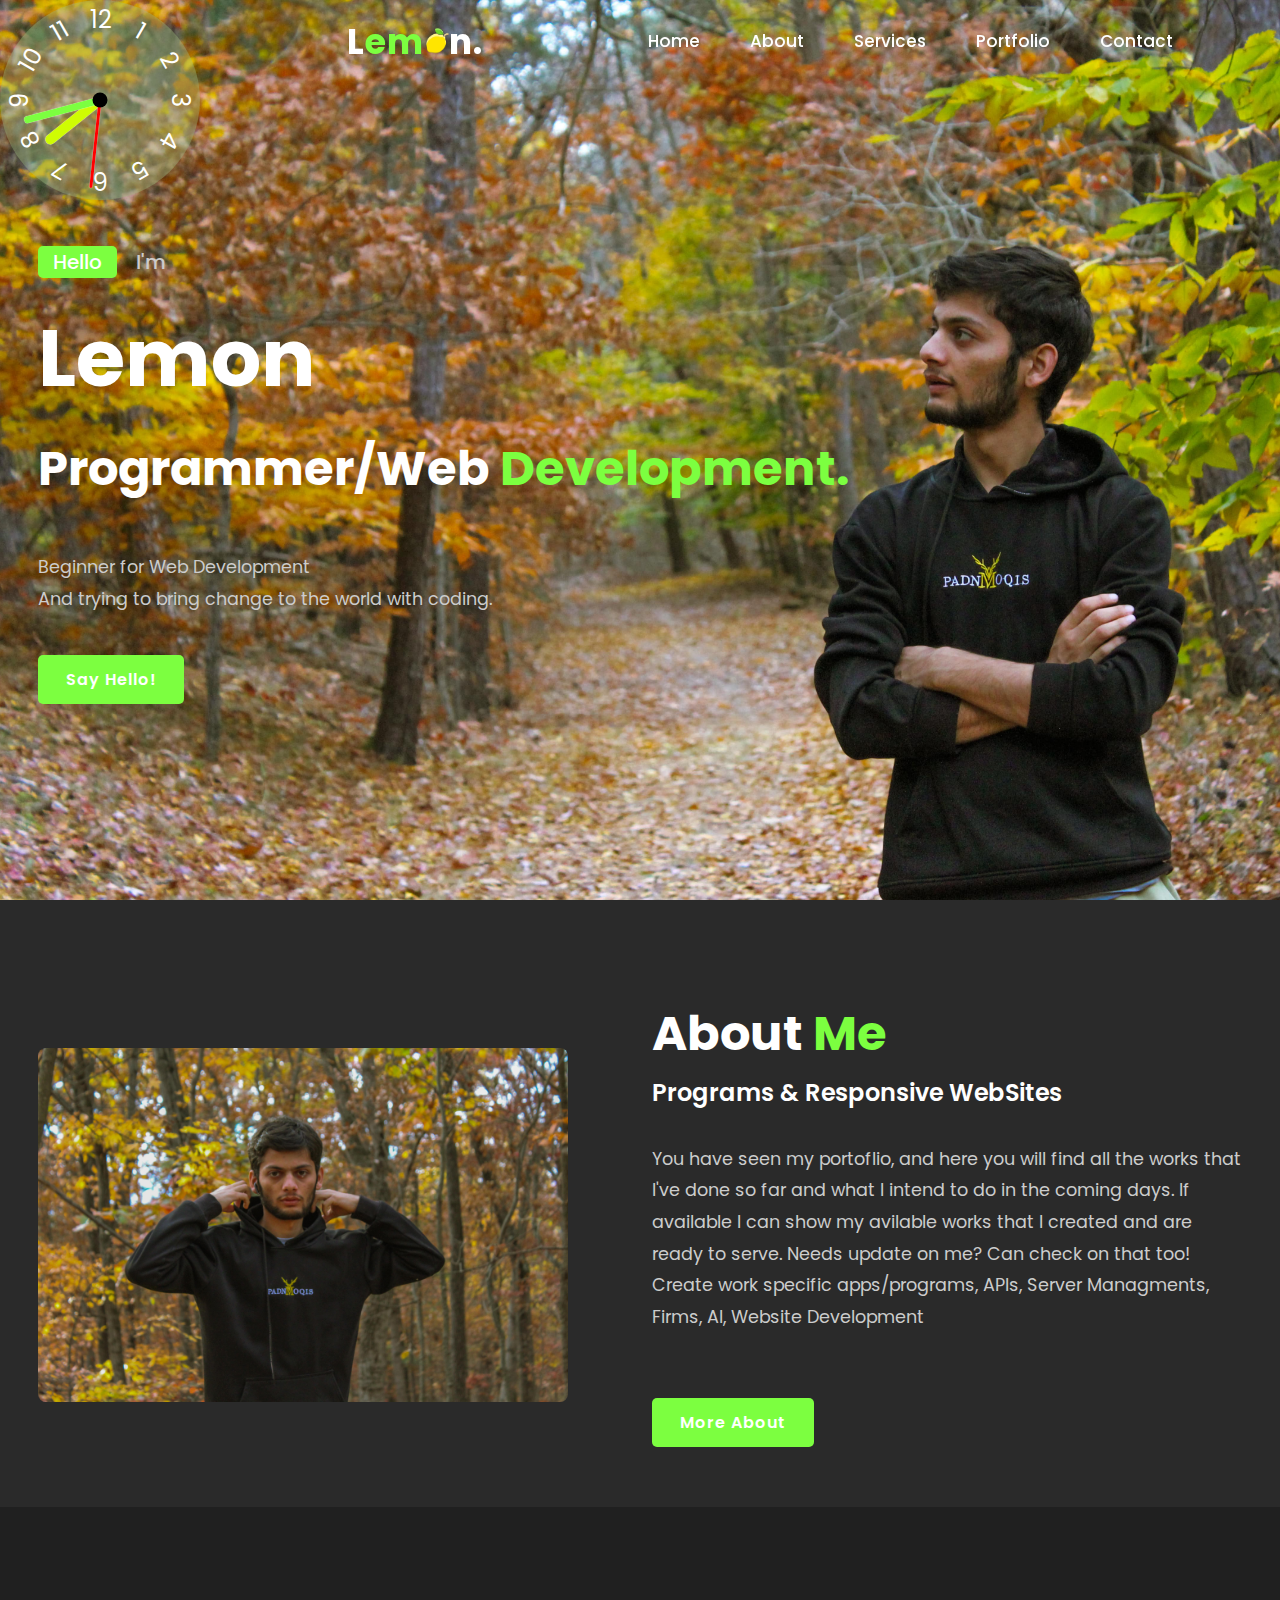
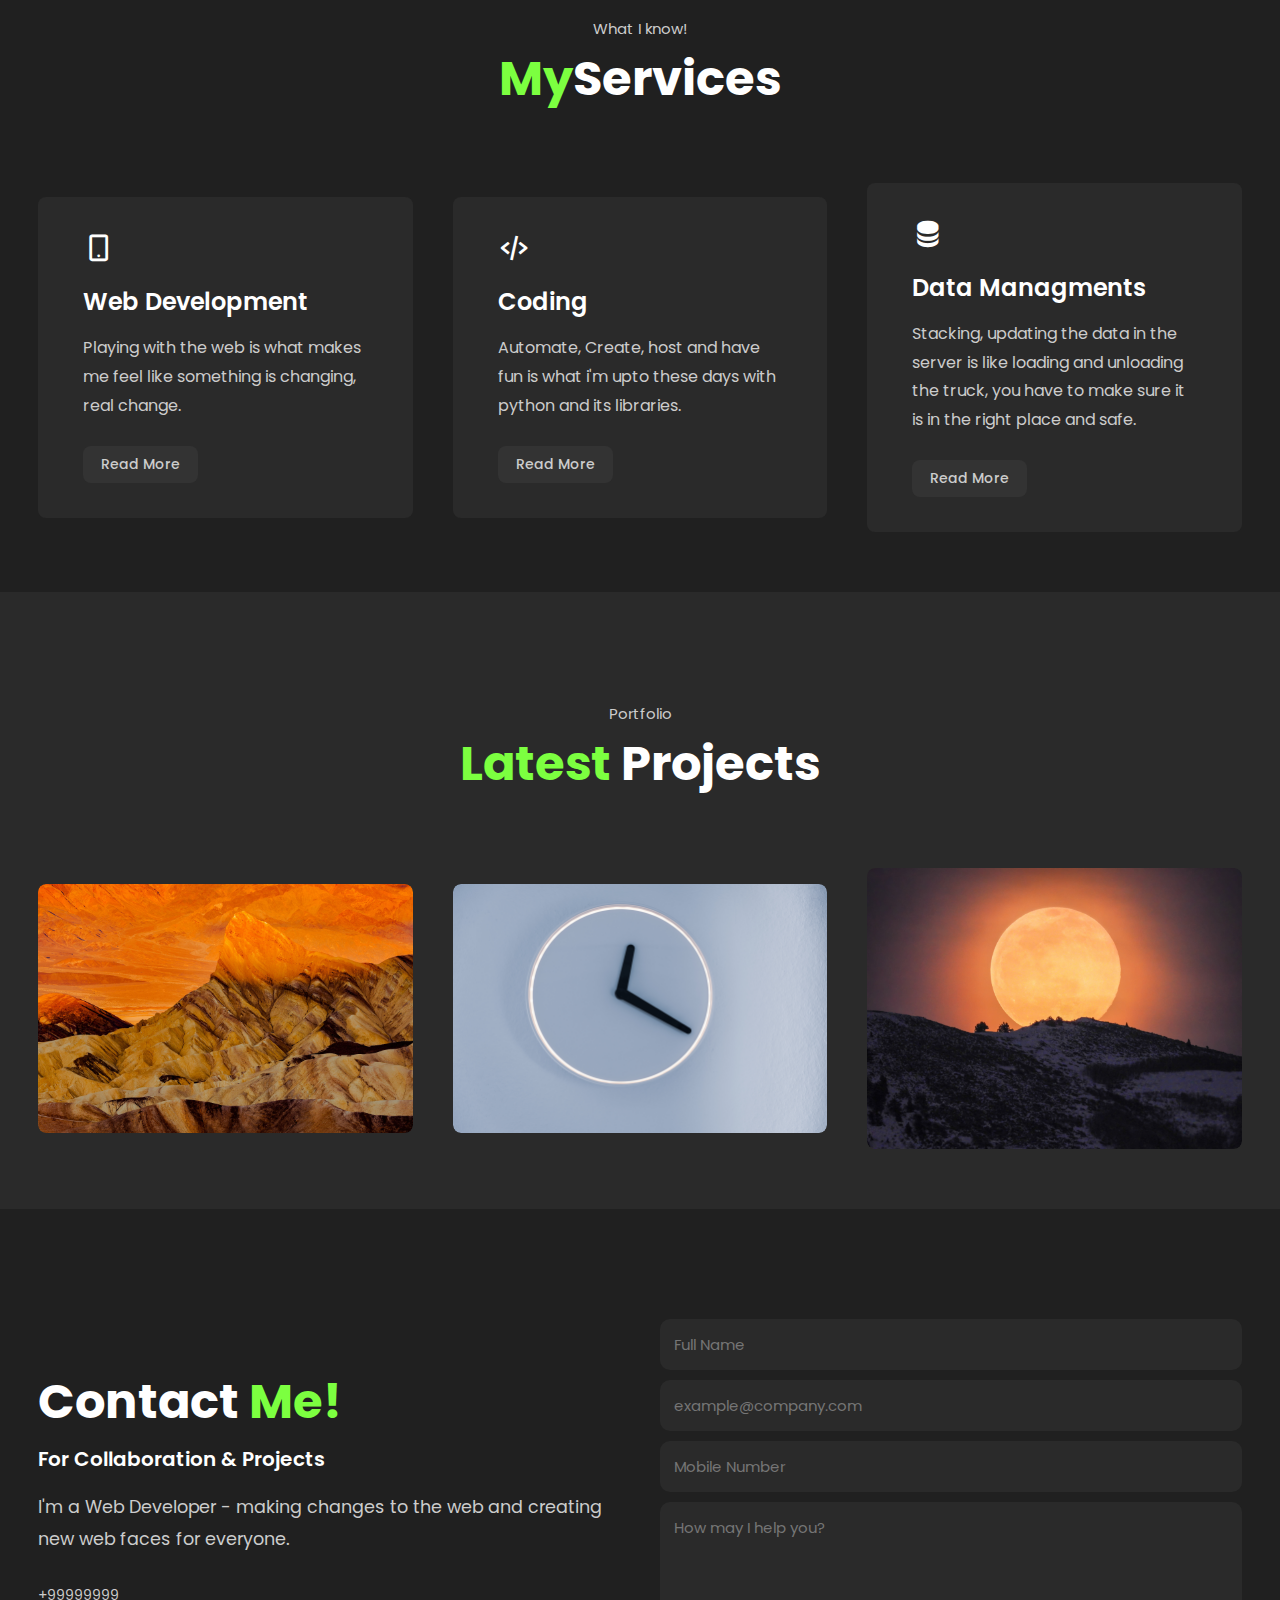
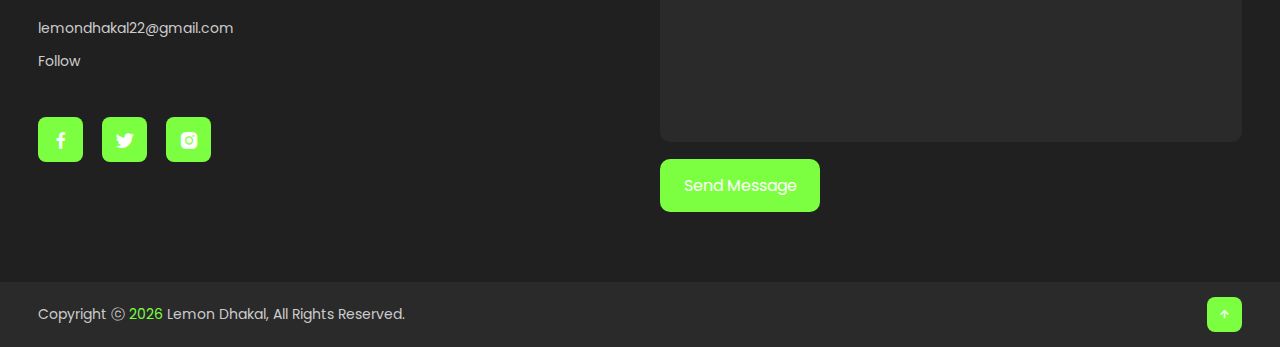
<file: index.html>
<!DOCTYPE html>
<html lang="en">
  <head>
    <meta charset="UTF-8" />
    <meta http-equiv="X-UA-Compatible" content="IE=edge" />
    <meta name="viewport" content="width=device-width, initial-scale=1.0" />

    <title>Lemon |Portfolio</title>
    <link rel="stylesheet" href="style.css" />
    <link
      rel="stylesheet"
      href="https://unpkg.com/boxicons@latest/css/boxicons.min.css"
    />
    <link rel="shortcut icon" href="/images/favicon.png" type="image/x-icon" />
  </head>
  <body>
    <!-- header section design -->
    <header>
      <div class="watch-container" id="watch-container">
        <h1 class="clock-hand hour " id="hour">h</h1>
        <h2 class="clock-hand minute " id="minute">M</h2>
        <h3 class="clock-hand second " id="second">S</h3>
      </div>
      <a href="#" class="logo">
        L<span>em</span
        ><img
          src="images/logo.png"
          style="width: 25px; padding-left: 2.5px; padding-top: 2.5px"
        />n.</a
      >
      <nav>
      <ul class="navlist">
        <li>
          <a href="#Home" >Home</a>
        </li>
        <li>
          <a href="#About">About</a>
        </li>
        <li>
          <a href="#Services">Services</a>
        </li>
        <li>
          <a href="#Portfolio">Portfolio</a>
        </li>
        <li>
          <a href="#contact">Contact</a>
        </li>
      
        <li>
          <a href="#"></a>
        </li>

      </ul>
    </nav>

      <div class="bx bx-menu" id="menu-icon"></div>
    </header>
    <ul>
      <div class="clock">
        <div class="hand hour" data-hour-hand></div>
        <div class="hand minute" data-minute-hand></div>
        <div class="hand second" data-second-hand></div>
  
        <div class="number number1">1</div>
        <div class="number number2">2</div>
        <div class="number number3">3</div>
        <div class="number number4">4</div>
        <div class="number number5">5</div>
        <div class="number number6">6</div>
        <div class="number number7">7</div>
        <div class="number number8">8</div>
        <div class="number number9">9</div>
        <div class="number number10">10</div>
        <div class="number number11">11</div>
        <div class="number number12">12</div>
      </div>
    </li>
    </ul>
    <li>

    <!-- home section design -->
    <section class="home" id="Home">
      <div class="home-text">
        <div class="slide">
          <span class="one">Hello</span>
          <span class="two">I'm</span>
        </div>
        <h1>Lemon</h1>
        <h3>Programmer/Web <span>Development.</span></h3>
        <p>
          Beginner for Web Development <br />
          And trying to bring change to the world with coding.
        </p>
        <div class="button">
          <a href="#contact" class="btn"> Say Hello!</a>
        </div>
      </div>
    </section>

    <!-- About section design -->
    <section class="about" id="About">
      <div class="about-img">
        <img src="images/background1.jpg" alt="" />
      </div>

      <div class="about-text">
        <h2>About <span>Me</span></h2>
        <h4>Programs & Responsive WebSites</h4>

        <p>
          You have seen my portoflio, and here you will find all the works that
          I've done so far and what I intend to do in the coming days. If
          available I can show my avilable works that I created and are ready to
          serve. Needs update on me? Can check on that too! Create work specific
          apps/programs, APIs, Server Managments, Firms, AI, Website Development
        </p>
        <a href="#" class="btn">More About</a>
      </div>
    </section>

    <!-- Service Section design -->

    <section class="services" id="Services">
      <div class="main-text">
        <p>What I know!</p>
        <h2><span>My</span>Services</h2>
      </div>

      <div class="services-content">
        <div class="box">
          <div class="s-icons">
            <i class="bx bx-mobile-alt"></i>
          </div>
          <h3>Web Development</h3>
          <p>
            Playing with the web is what makes me feel like something is
            changing, real change.
          </p>
          <a href="#" class="read">Read More</a>
        </div>

        <div class="box">
          <div class="s-icons">
            <i class="bx bx-code-alt"></i>
          </div>
          <h3>Coding</h3>
          <p>
            Automate, Create, host and have fun is what i'm upto these days with
            python and its libraries.
          </p>
          <a href="#" class="read">Read More</a>
        </div>

        <div class="box">
          <div class="s-icons">
            <i class="bx bxs-data"></i>
          </div>
          <h3>Data Managments</h3>
          <p>
            Stacking, updating the data in the server is like loading and
            unloading the truck, you have to make sure it is in the right place
            and safe.
          </p>
          <a href="#" class="read">Read More</a>
        </div>
      </div>
    </section>

    <!-- portfolio section design -->
    <section class="portfolio" id="Portfolio">
      <div class="main-text">
        <p>Portfolio</p>
        <h2><span>Latest</span> Projects</h2>
      </div>
      <div class="portfolio-content">
        <div class="row">
          <img src="images/redish.jpg" />

          <div class="layer">
            <h5>Instrumental-Play</h5>
            <p>Play your bass using the given instruments</p>
            <a href="#"><i class="bx bx-link-external"></i></a>
          </div>
        </div>

        <div class="row">
          <img src="images/clock.jpg" />

          <div class="layer">
            <h5>Analog Clock</h5>
            <p>Simple clock using css and javascript</p>
            <a href="#"><i class="bx bx-link-external"></i></a>
          </div>
        </div>

        <div class="row">
          <img src="images/sun-set.jpg" />

          <div class="layer">
            <h5>Games</h5>
            <p>Web base game to have relaxing time for a bit!</p>
            <a href="./analogWatch/index.html"
              ><i class="bx bx-link-external"></i
            ></a>
          </div>
        </div>
      </div>
    </section>

    <!-- Contact section design -->
    <section class="contact" id="contact">
      <div class="contact-text">
        <h2>Contact <span>Me!</span></h2>
        <h4>For Collaboration & Projects</h4>
        <p>
          I'm a Web Developer - making changes to the web and creating new web
          faces for everyone.
        </p>
        <div class="list">
          <li><a href="#">+99999999</a></li>
          <li>
            <a href="mailto:lemondhakal22@gmail.com">lemondhakal22@gmail.com</a>
          </li>
          <li><a href="https://www.instagram.com/lemon_dhakal/">Follow</a></li>
        </div>

        <div class="contact-icons">
          <a href="https://www.facebook.com/lmndkl" target="_blank"
            ><i class="bxl-facebook bx"></i
          ></a>
          <a href="https://twitter.com/Lemon_dhakal" target="_blank"
            ><i class="bxl-twitter bx"></i
          ></a>
          <a href="https://www.instagram.com/lemon_dhakal/" target="_blank"
            ><i class="bxl-instagram-alt bx"></i></a>
        </div>
      </div>
      <div class="contact-form">
        <form action="/python/python.py" id="contact-form" method="POST">
          <input type="name" name="name" placeholder="Full Name" required />
          <input
            type="email"
            name="email"
            placeholder="example@company.com"
            required
          />
          <input type="number" name="Mobile" placeholder="Mobile Number" />
          <textarea
            name="message"
            id=""
            cols="35"
            rows="10"
            placeholder="How may I help you?"
            required
          ></textarea>
          <input type="submit" value="Send Message" class="submit" required />
        </form>
      </div>
    </section>
    <section class="end">
      <div class="last-text">
        <p>Copyright ⓒ <span id="currentYear"></span> Lemon Dhakal, All Rights Reserved.</p>      </div>
      <div class="top">
        <a href="#Home"><i class="bx-up-arrow-alt bx"></i></a>
      </div>
    </section>

    <script type="text/javascript" src="script.js"></script>
  </body>
</html>
</file>
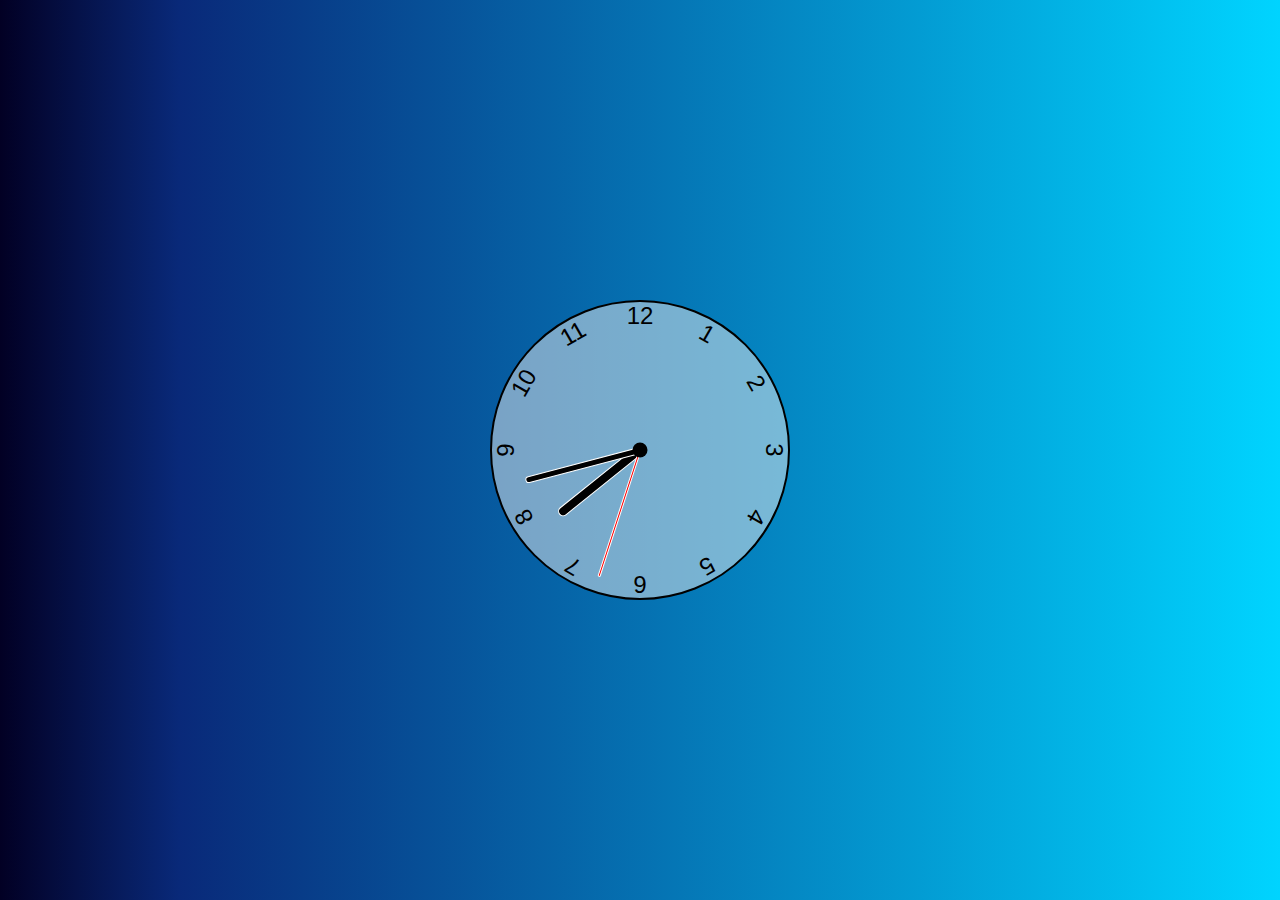
<file: analogWatch/index.html>
<html lang="en">
  <head>
    <meta charset="UTF-8" />
    <meta name="viewport" content="width=device-width, initial-scale=1.0" />
    <link rel="stylesheet" href="style.css" />
    <script defer src="script.js"></script>
    <title>Clock</title>
  </head>
  <body>
    <div class="clock">
      <div class="hand hour" data-hour-hand></div>
      <div class="hand minute" data-minute-hand></div>
      <div class="hand second" data-second-hand></div>

      <div class="number number1">1</div>
      <div class="number number2">2</div>
      <div class="number number3">3</div>
      <div class="number number4">4</div>
      <div class="number number5">5</div>
      <div class="number number6">6</div>
      <div class="number number7">7</div>
      <div class="number number8">8</div>
      <div class="number number9">9</div>
      <div class="number number10">10</div>
      <div class="number number11">11</div>
      <div class="number number12">12</div>
    </div>
  </body>
</html>
</file>
<file: style.css>
@import url("https://fonts.googleapis.com/css2?family=Montserrat:wght@300;400;500;600&family=Poppins:wght@300;400;500;600;700;800;900&display=swap");
* {
  padding: 0;
  margin: 0;
  box-sizing: border-box;
  font-family: "Poppins", sans-serif;
  text-decoration: none;
  list-style: none;
  scroll-behavior: smooth;
}
:root {
  --bg-color: #2a2a2a;
  --second-bg-color: #202020;
  --text-color: #fff;
  --second-color: #ccc;
  --main-color: #7cff40;
  --nav-color: #cffc03;
  --big-font: 5rem;
  --h2-font: 3rem;
  --p-font: 1.1rem;
}
body {
  background-color: var(--bg-color);
  color: var(--text-color);
}

header {
  position: fixed;
  width: 100%;
  top: 0;
  right: 0;
  z-index: 1000; /*needs to search*/
  display: flex;
  align-items: center;
  justify-content: space-between;
  background-color: transparent;
  padding: 22px 15%;
  border-bottom: 1px solid transparent;
}

.logo {
  color: var(--text-color);
  font-size: 35px;
  font-weight: 700;
  letter-spacing: 1px;
}
span {
  color: var(--main-color); /* lemona accent can be used*/
}

.navlist {
  display: flex;
}

.navlist a {
  color: var(--text-color);
  font-size: 17px;
  font-weight: 500;
  margin: 0 25px;
  transition: all 0.45s ease; /* can use the hover from yt shorts*/
}

.navlist a:hover {
  color: var(--nav-color);
}
.navlist a.active {
  color: var(--nav-color);
}
#menu-icon {
  font-size: 3rem;
  color: var(--text-color);
  z-index: 1001;
  cursor: pointer;
  margin-left: 25px;
  display: none;
}

section {
  padding: 160px 15% 120px;
}

.home {
  position: relative;
  height: 100vh;
  width: 100%;
  background-image: url(images/background.jpg);
  background-size: cover;
  background-position: center;
  display: flex;
  align-items: center;
  justify-content: flex-start;
}
.slide {
  margin-bottom: 20px;
}
.one {
  display: inline-block;
  margin-right: 15px;
  height: 32px;
  padding: 0 15px;
  line-height: 32px;
  font-size: 20px;
  font-weight: 500;
  border-radius: 5px;
  color: var(--text-color);
  background-color: var(--main-color);
}
.two {
  display: inline-block;
  color: var(--second-color);
  font-size: 20px;
  font-weight: 500;
}
.home-text h1 {
  font-size: var(--big-font);
  font-weight: 700;
  color: var(--text-color);
  list-style: 1.1;
  margin: 0 0 8px;
}
.home-text h3 {
  color: var(--text-color);
  margin: 0 0 35px;
  font-size: 3rem;
  font-weight: 700;
  line-height: 1.8;
  margin-bottom: 40px;
}
.home-text p {
  color: var(--second-color);
  font-size: var(--p-font);
  line-height: 1.8;
  margin-bottom: 40px;
}
.button {
  display: inline-flex;
  align-items: center;
  justify-content: center;
}

.btn {
  display: inline-block;
  padding: 12px 28px;
  background-color: var(--main-color);
  border-radius: 5px;
  color: var(--text-color);
  font-size: 1rem;
  letter-spacing: 1px;
  font-weight: 600;
  transition: all 0.45s ease;
}

.btn:hover {
  transform: scale(0.9);
}

header.sticky {
  background: var(--bg-color);
  border-bottom: 1px solid #ffffff1a;
  padding: 12px 15%;
}

.about {
  display: grid;
  grid-template-columns: repeat(2, 1fr);
  align-items: center;
  gap: 1.5rem;
}
.about-img img {
  max-width: 530px;
  height: auto;
  width: 100%;
  border-radius: 8px;
}
.about-text h2 {
  font-size: var(--h2-font);
  line-height: 1;
}
.about-text h4 {
  font-weight: 600;
  font-size: 24px;
  color: var(--text-color);
  line-height: 1.7;
  margin: 15px 0 30px;
}
.about-text p {
  color: var(--second-color);
  font-size: var(--p-font);
  line-height: 1.8;
  margin-bottom: 4rem;
}

.services {
  background-color: var(--second-bg-color);
}

.main-text {
  text-align: center;
}
.main-text p {
  color: var(--second-color);
  font-size: 15px;
  margin-bottom: 15px;
}
.main-text h2 {
  font-size: var(--h2-font);
  line-height: 1;
}

.services-content {
  display: grid;
  grid-template-columns: repeat(auto-fit, minmax(250px, auto));
  align-items: center;
  gap: 2.5rem;
  margin-top: 5rem;
}
.box {
  background: var(--bg-color);
  padding: 35px 45px;
  border-radius: 8px;
  transition: all 0.45s ease;
}

.s-icons i {
  font-size: 32px;
  margin-bottom: 20px;
}
.box h3 {
  font-size: 24px;
  font-weight: 600;
  color: var(--text-color);
  margin-bottom: 15px;
}
.box p {
  color: var(--second-color);
  font-size: 1rem;
  line-height: 1.8;
  margin-bottom: 25px;
}
.read {
  display: inline-block;
  padding: 8px 18px;
  background: #333333;
  color: var(--second-color);
  font-size: 14px;
  font-weight: 500;
  border-radius: 8px;
  transition: all 0.45s ease;
}
.read hover {
  letter-spacing: 1px;
  background: #ffffff99;
  color: var(--text-color);
}
.box:hover {
  transform: translateY(-8px);
  cursor: pointer;
}

.portfolio-content {
  display: grid;
  grid-template-columns: repeat(auto-fit, minmax(350px, auto));
  align-items: center;
  gap: 2.5rem;
  margin-top: 5rem;
}

.row {
  position: relative;
  overflow: hidden;
  border-radius: 8px;
  cursor: pointer;
}

.row img {
  width: 100%;
  border-radius: 8px;
  display: block;
  transition: transform 0.5s;
}
.layer {
  width: 100%;
  height: 0;
  background: linear-gradient(rgba(0, 0, 0, 0.1), #ffbb28);
  position: absolute;
  border-radius: 8px;
  bottom: 0;
  left: 0;
  overflow: hidden;
  display: flex;
  align-items: center;
  justify-content: center;
  text-align: center;
  flex-direction: column;
  padding: 0 40px;
  transition: height 0.5s;
}
.layer h5 {
  font-size: 20px;
  font-weight: 600;
  margin-bottom: 15px;
}

.layer p {
  color: var(--second-color);
  font-size: 1rem;
  line-height: 1.8;
}

.layer i {
  color: var(--main-color);
  font-size: 20px;
  margin-top: 20px;
  background-image: var(--text-color);
  width: 60px;
  height: 60px;
  display: flex;
  border-radius: 50px;
  align-items: center;
  justify-content: center;
}
.row:hover img {
  transform: scale(1.1);
}

.row:hover .layer {
  height: 100%;
}

.contact {
  background-color: var(--second-bg-color);
  display: grid;
  grid-template-columns: repeat(2, 1fr);
  align-items: center;
  gap: 2.5rem;
}
.contact-text h4 {
  color: var(--text-color);
  margin: 18px 0;
  font-size: 20px;
  font-weight: 600;
}

.contact-text h2 {
  font-size: var(--h2-font);
  line-height: 1;
}
.contact-text p {
  color: var(--second-color);
  font-size: var(--p-font);
  line-height: 1.8;
  margin-bottom: 30px;
}

.list {
  margin-bottom: 2.8rem;
}

.list li {
  margin-bottom: 12px;
}
.list li a {
  display: block;
  color: var(--second-color);
  font-size: 14px;
  transition: all 0.45s ease;
}
.list li a:hover {
  color: var(--text-color);
  transform: scale(5px);
}

.contact-icons i {
  height: 45px;
  width: 45px;
  background-color: var(--main-color);
  color: var(--text-color);
  display: inline-flex;
  justify-content: center;
  align-items: center;
  font-size: 22px;
  border-radius: 8px;
  margin-right: 15px;
  transition: all 0.45s ease;
}
.contact-icons i:hover {
  background: var(--text-color);
  color: var(--main-color);
}
.contact-form form {
  position: relative;
}
.contact-form form input,
form textarea {
  width: 100%;
  padding: 14px;
  background: var(--bg-color);
  color: var(--text-color);
  border: none;
  outline: none;
  font-size: 15px;
  border-radius: 10px;
  margin-bottom: 10px;
}
.contact-form textarea {
  resize: none;
  height: 240px;
}
.contact-form .submit {
  display: inline-block;
  background: var(--main-color);
  font-size: 16px;
  color: var(--text-color);
  transition: all 0.45s ease;
  width: 160px;
}
.contact-form .submit:hover {
  transform: scale(1.1);
  cursor: pointer;
}
.end {
  padding: 20px 15%;
  display: flex;
  flex-wrap: wrap;
  align-items: center;
  justify-content: space-between;
  gap: 2rem;
  background: var(--bg-color);
}
.last-text p {
  color: var(--second-color);
  font-size: 14px;
}
.top i {
  padding: 10px;
  border-radius: 8px;
  font-size: 15px;
  color: var(--text-color);
  background-color: var(--main-color);
}

@media (max-width: 1600px) {
  header {
    padding: 12px 2.5%;
    transition: 0.1s;
  }
  header.sticky {
    padding: 10px 2.5%;
    transition: 0.1s;
  }
  section {
    padding: 110px 3% 60px;
  }
  .end {
    padding: 15px 3%;
  }
}

@media (max-width: 1100px) {
  :root {
    --big-font: 4rem;
    --h2-font: 2.5rem;
    --p-font: 1rem;
    transition: 0.1s;
  }
  .home-text h3 {
    font-size: 2.5rem;
  }
  .home {
    height: 87vh;
  }
}
@media (max-width: 920px) {
  .about {
    grid-template-columns: 1fr;
  }
  .about-img {
    text-align: center;
    order: 2;
  }
  .about-img img {
    width: 100%;
    height: auto;
    max-width: 100%;
  }
  .contact {
    grid-template-columns: 1fr;
  }
}
@media (max-width: 920px) {
  #menu-icon {
    display: block;
  }
  .navlist {
    position: absolute;
    top: -1000px;
    right: 0;
    left: 0;
    display: flex;
    flex-direction: column;
    background-color: var(--bg-color);
    text-align: left;
    transition: all 0.45s ease;
  }
  .navlist a {
    display: block;
    margin: 17px;
    font-size: 20px;
    transition: all 0.45s ease;
    color: var(--text-color);
  }
  .navlist a:hover {
    color: var(--nav-color);
  }
  .navlist a.active {
    color: var(--nav-color);
  }
  .navlist.open {
    top: 100%;
  }
}
/* for colock*/
*,
*::after,
*::before {
  box-sizing: border-box;
}
/* body {
  display: flex;
  justify-content: center;
  align-items: center;

  background: rgb(2, 0, 36);
  background: linear-gradient(
    90deg,
    rgba(2, 0, 36, 1) 0%,
    rgba(9, 41, 121, 1) 14%,
    rgba(0, 212, 255, 1) 100%
  );
} */
.clock {
  width: 200px;
  height: 200px;
  background-color: rgba(160, 187, 129, 0.4);
  border-radius: 50%;
  border: 2px solid transparent;
  position: absolute;
  z-index: 10;
}
.clock .number {
  font-size: 1.5rem;
  --rotation: 0;
  position: absolute;
  width: 100%;
  height: 100%;
  text-align: center;
  transform: rotate(var(--rotation));
}
.clock .number1 {
  --rotation: 30deg;
}
.clock .number2 {
  --rotation: 60deg;
}
.clock .number3 {
  --rotation: 90deg;
}
.clock .number4 {
  --rotation: 120deg;
}
.clock .number5 {
  --rotation: 150deg;
}
.clock .number6 {
  --rotation: 180deg;
}
.clock .number7 {
  --rotation: 210deg;
}
.clock .number8 {
  --rotation: 240deg;
}
.clock .number9 {
  --rotation: 270deg;
}
.clock .number10 {
  --rotation: 300deg;
}
.clock .number11 {
  --rotation: 330deg;
}
.clock .hand {
  --rotation: 0;
  position: absolute;
  bottom: 50%;
  left: 50%;
  background-color: black;
  transform-origin: bottom;
  box-shadow: 0 0 1px white;
  border-top-left-radius: 10px;
  border-top-right-radius: 10px;
  z-index: 10;
  transform: translateX(-50%) rotate(calc(var(--rotation) * 1deg));
}

.clock::after {
  content: "";
  position: absolute;
  background-color: black;
  z-index: 11;
  width: 15px;
  height: 15px;
  top: 50%;
  left: 50%;
  transform: translate(-50%, -50%);
  border-radius: 50%;
}
.clock .hand.second {
  width: 3px;
  height: 45%;
  background-color: red;
}
.clock .hand.minute {
  width: 7px;
  height: 40%;
  background-color: var(--main-color);
}
.clock .hand.hour {
  width: 10px;
  height: 35%;
  background-color: var(--nav-color);
}
/*Digital Clock CSS*/
.watch-container {
  visibility: hidden;
  opacity: 0;
  background-color: transparent;
  display: flex;
  justify-content: flex-start;
  transition: opacity 0.5s ease-in-out;
}
.clock-hand.hour,
.clock-hand.second{
  color: var(--main-color);
}
.clock-hand.minute{
  color: var(--nav-color);
}
.clock-hand {

  background-color: transparent;
  border-right: 2px solid rgb(206, 206, 206);
  border-bottom: 2px solid rgb(206, 206, 206);
  border-radius: 6px;
  box-shadow: 10px 10px 10px black;
  display: flex;
  justify-content: center;
  align-items: center;
  font-size: 1.75rem;
  margin: 4px;
  width: 50px;
  height: 50px;
  cursor: pointer;
}

.show-clock{
  opacity: 1;
  visibility: visible;
}
</file>
<file: analogWatch/style.css>
*,
*::after,
*::before {
  box-sizing: border-box;
  font-family: Gotham Rounded, sans-serif;
}
body {
  display: flex;
  justify-content: center;
  align-items: center;

  background: rgb(2, 0, 36);
  background: linear-gradient(
    90deg,
    rgba(2, 0, 36, 1) 0%,
    rgba(9, 41, 121, 1) 14%,
    rgba(0, 212, 255, 1) 100%
  );
}
.clock {
  width: 300px;
  height: 300px;
  background-color: rgba(235, 235, 235, 0.5);
  border-radius: 50%;
  border: 2px solid black;
  position: relative;
}
.clock .number {
  font-size: 1.5rem;
  --rotation: 0;
  position: absolute;
  width: 100%;
  height: 100%;
  text-align: center;
  transform: rotate(var(--rotation));
}
.clock .number1 {
  --rotation: 30deg;
}
.clock .number2 {
  --rotation: 60deg;
}
.clock .number3 {
  --rotation: 90deg;
}
.clock .number4 {
  --rotation: 120deg;
}
.clock .number5 {
  --rotation: 150deg;
}
.clock .number6 {
  --rotation: 180deg;
}
.clock .number7 {
  --rotation: 210deg;
}
.clock .number8 {
  --rotation: 240deg;
}
.clock .number9 {
  --rotation: 270deg;
}
.clock .number10 {
  --rotation: 300deg;
}
.clock .number11 {
  --rotation: 330deg;
}
.clock .hand {
  --rotation: 0;
  position: absolute;
  bottom: 50%;
  left: 50%;
  background-color: black;
  transform-origin: bottom;
  border: 1px solid white;
  border-top-left-radius: 10px;
  border-top-right-radius: 10px;
  z-index: 10;
  transform: translateX(-50%) rotate(calc(var(--rotation) * 1deg));
}

.clock::after {
  content: "";
  position: absolute;
  background-color: black;
  z-index: 11;
  width: 15px;
  height: 15px;
  top: 50%;
  left: 50%;
  transform: translate(-50%, -50%);
  border-radius: 50%;
}
.clock .hand.second {
  width: 3px;
  height: 45%;
  background-color: red;
}
.clock .hand.minute {
  width: 7px;
  height: 40%;
  background-color: black;
}
.clock .hand.hour {
  width: 10px;
  height: 35%;
  background-color: black;
}
</file>
